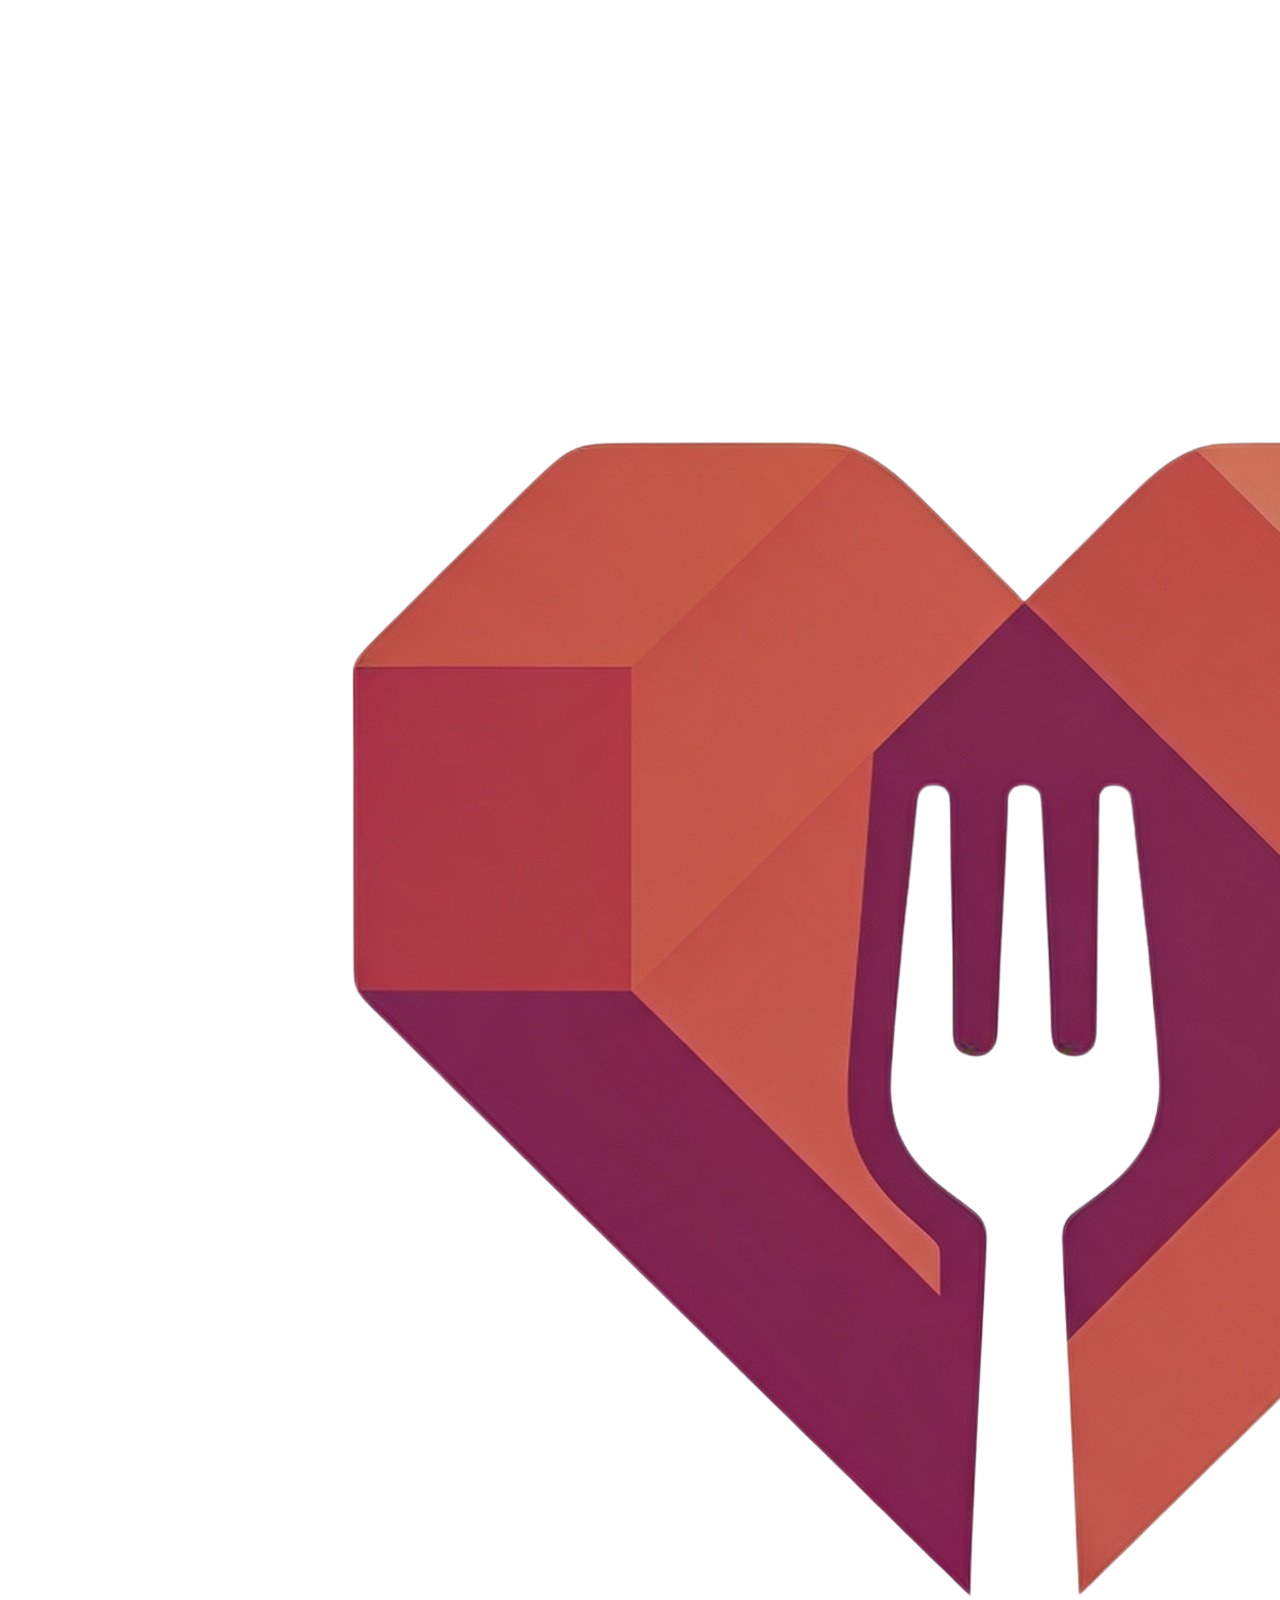
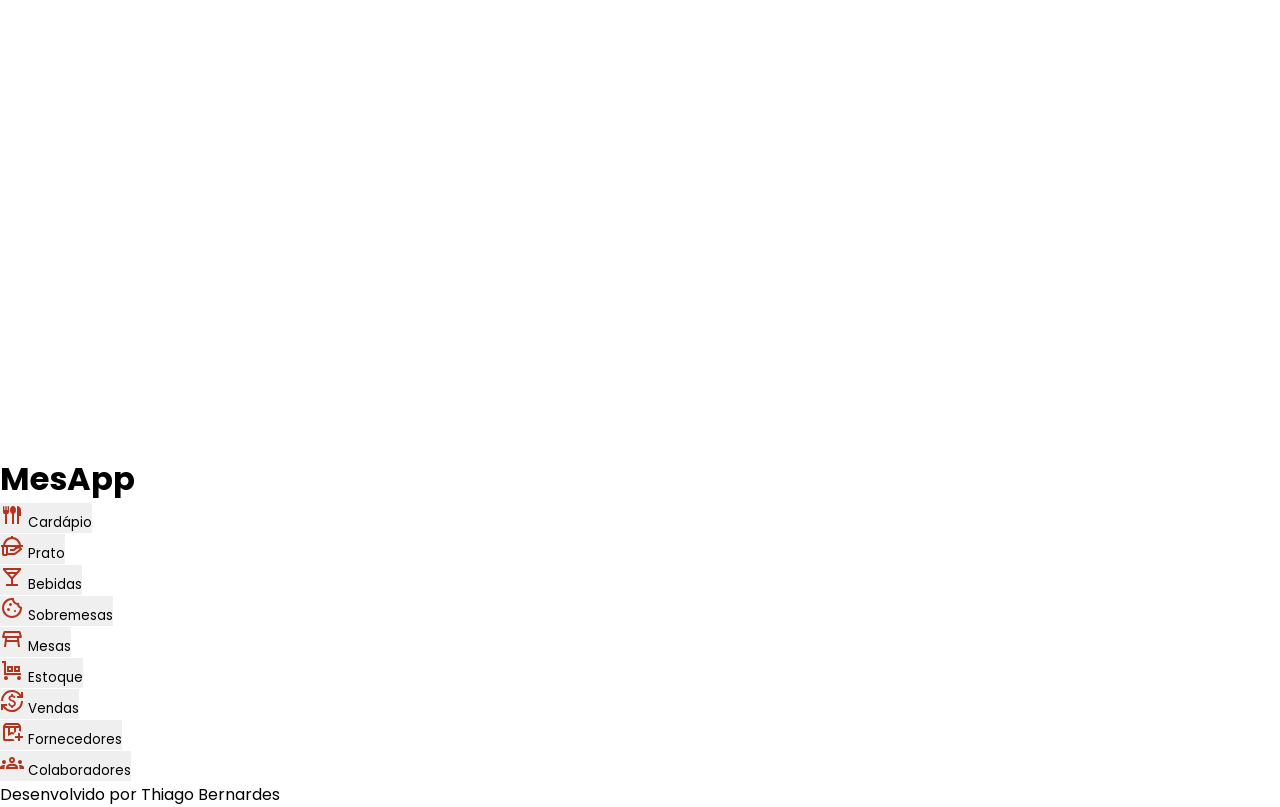
<file: index.html>
<!DOCTYPE html>
<html lang="pt-br">
<head>
    <meta charset="UTF-8">
    <meta name="viewport" content="width=device-width, initial-scale=1.0">    
    <link rel="stylesheet" href="style.css">
    <title>Projeto 01</title>
</head>
<body>
    <header>
        <img src="assets/logo.png" alt="Logo do app">
        <h1>MesApp</h1>
    </header>
    <main>
        <div class="container-principal">
            <div class="cards">
                <button  id="card-principal-btn" >
                    <img src="assets/cardapio.svg" alt="Imagem faca e garfo">
                    Cardápio
                </button>                
            </div>
            <div class="cards">
                <button  id="card-principal-btn" >
                    <img src="assets/prato.svg" alt="Prato">
                    Prato
                </button>                
            </div>
            <div class="cards">
                <button  id="card-principal-btn" >
                    <img src="assets/bebida.svg" alt="Drink">
                    Bebidas
                </button>                
            </div>
            <div class="cards">
                <button  id="card-principal-btn" >
                    <img src="assets/sobremesa.svg" alt="sobremesa">
                    Sobremesas
                </button>                
            </div>
            <div class="cards">
                <button  id="card-principal-btn">
                    <img src="assets/mesa.svg" alt="Mesa">
                    Mesas
                </button>                
            </div>
             <div class="cards">
                <button  id="card-principal-btn" >
                    <img src="assets/estoque.svg" alt="Estoque">
                    Estoque
                </button>                
            </div>
             <div class="cards">
                <button  id="card-principal-btn" >
                    <img src="assets/vendas.svg" alt="Vendas">
                    Vendas
                </button>                
            </div>
             <div class="cards">
                <button  id="card-principal-btn" >
                    <img src="assets/fornecedores.svg" alt="Fornecedores">
                    Fornecedores
                </button>                
            </div>
             <div class="cards">
                <button  id="card-principal-btn" >
                    <img src="assets/colaboradores.svg" alt="Colaboradores">
                    Colaboradores
                </button>                
            </div>
        </div>
    </main>
    <footer>
        <span>Desenvolvido por Thiago Bernardes</span>
    </footer>

    <script src="scripts.js"></script>
</body>
</html>
</file>
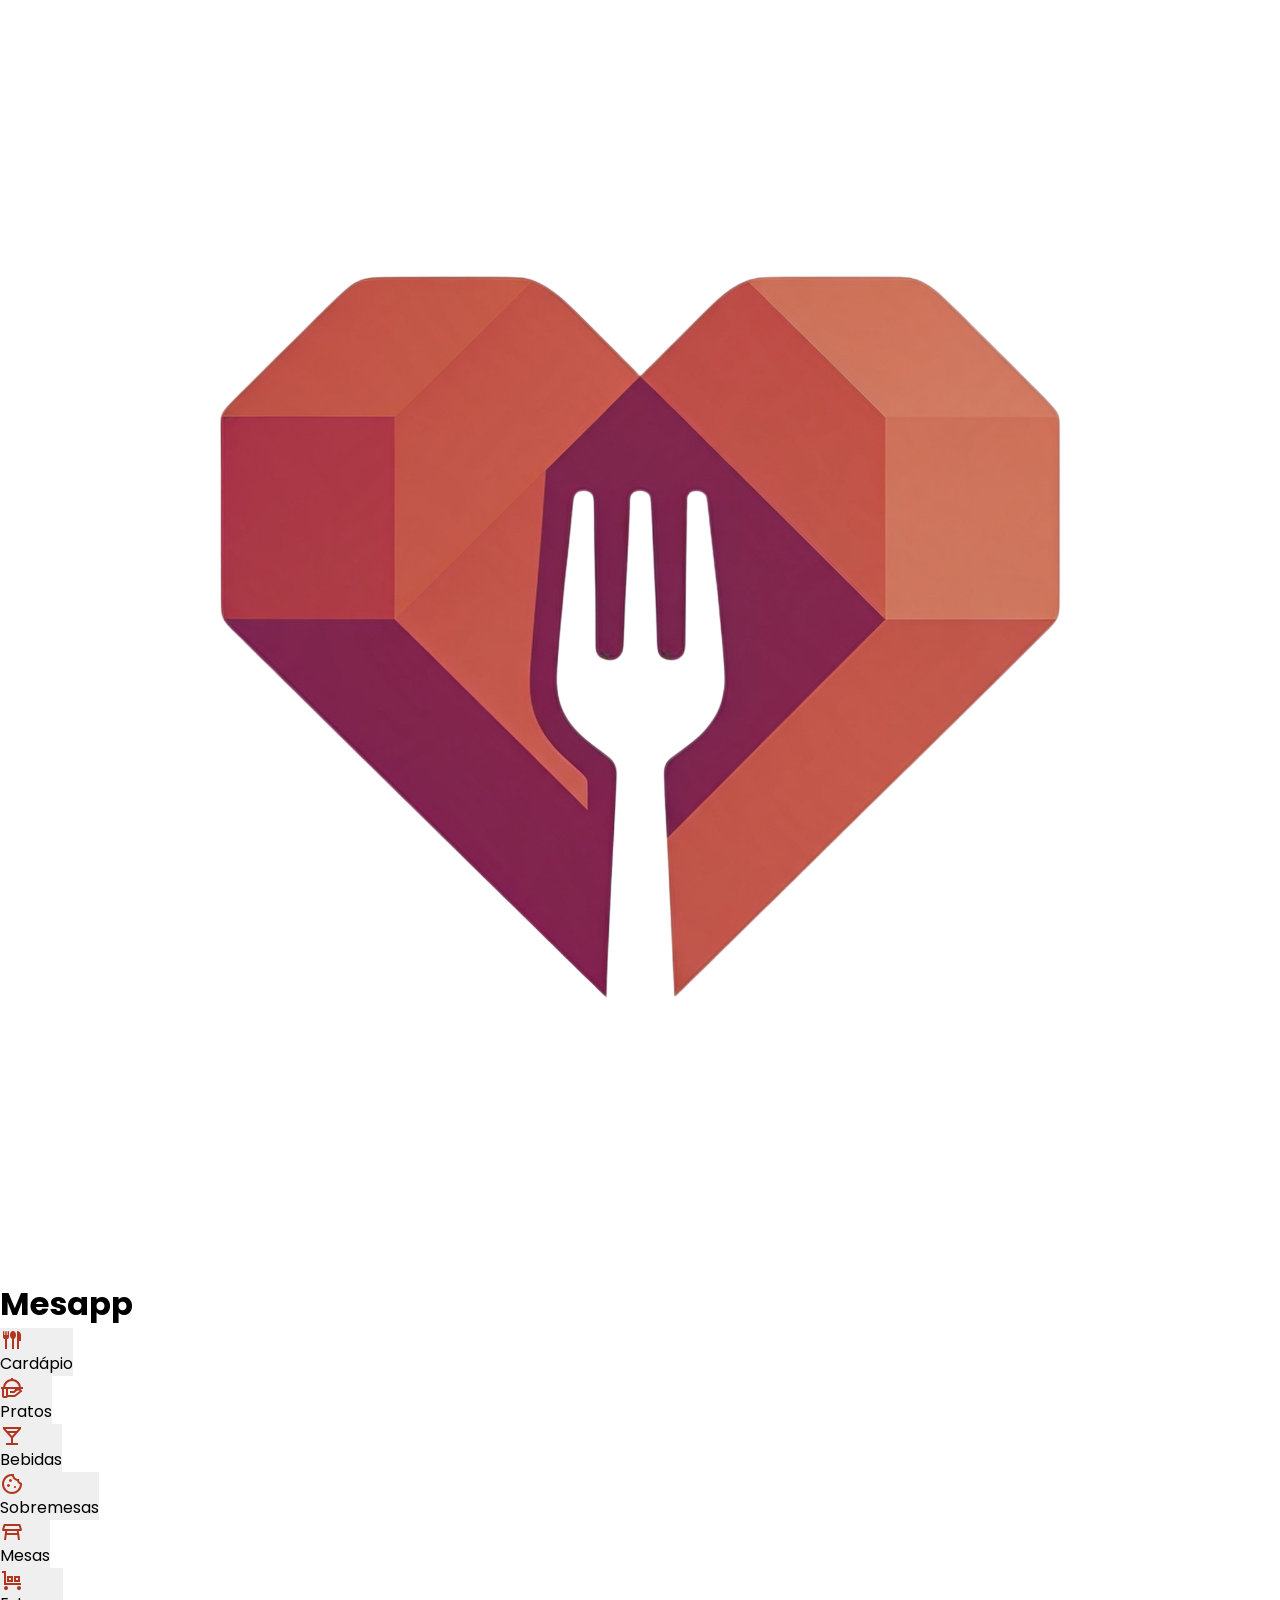
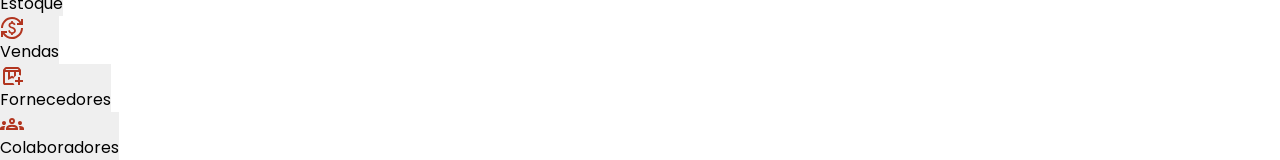
<file: principal.html>
<!DOCTYPE html>
<html lang="pt-br">
<head>
    <meta charset="UTF-8">
    <meta name="viewport" content="width=device-width, initial-scale=1.0">
    <link rel="stylesheet" href="reset.css">
    <link rel="stylesheet" href="style.css">
    <title>Projeto 01</title>
</head>
<body>
    <header>
        <img src="assets/logo.png" alt="Logo do app">
        <h1>Mesapp</h1>
    </header>
    <main>
        <div class="container-principal">
            <div class="cards">
                <button type="button">
                    <img src="assets/cardapio.svg" alt="Imagem faca e garfo">
                    <p>Cardápio</p>
                </button>                
            </div>
            <div class="cards">
                <button type="button">
                    <img src="assets/prato.svg" alt="Prato">
                    <p>Pratos</p>
                </button>                
            </div>
            <div class="cards">
                <button type="button">
                    <img src="assets/bebida.svg" alt="Drink">
                    <p>Bebidas</p>
                </button>                
            </div>
            <div class="cards">
                <button type="button">
                    <img src="assets/sobremesa.svg" alt="sobremesa">
                    <p>Sobremesas</p>
                </button>                
            </div>
            <div class="cards">
                <button type="button">
                    <img src="assets/mesa.svg" alt="Mesa">
                    <p>Mesas</p>
                </button>                
            </div>
             <div class="cards">
                <button type="button">
                    <img src="assets/estoque.svg" alt="Estoque">
                    <p>Estoque</p>
                </button>                
            </div>
             <div class="cards">
                <button type="button">
                    <img src="assets/vendas.svg" alt="Vendas">
                    <p>Vendas</p>
                </button>                
            </div>
             <div class="cards">
                <button type="button">
                    <img src="assets/fornecedores.svg" alt="Fornecedores">
                    <p>Fornecedores</p>
                </button>                
            </div>
             <div class="cards">
                <button type="button">
                    <img src="assets/colaboradores.svg" alt="Colaboradores">
                    <p>Colaboradores</p>
                </button>                
            </div>
        </div>
    </main>
    <footer></footer>
</body>
</html>
</file>
<file: style.css>
@import url('https://fonts.googleapis.com/css2?family=Cinzel:wght@400..900&family=Plus+Jakarta+Sans:ital,wght@0,200..800;1,200..800&family=Poppins:ital,wght@0,100;0,200;0,300;0,400;0,500;0,600;0,700;0,800;0,900;1,100;1,200;1,300;1,400;1,500;1,600;1,700;1,800;1,900&family=Roboto:ital,wght@0,100..900;1,100..900&display=swap');

*{
    border: 0;
    padding: 0;
    margin: 0;
    box-sizing: border-box;
    font-family: 'Poppins', sans-serif;;
}

@media screen and (max-width: 472px) {
    /* Seus estilos para smartphone entram aqui */
    body{
        width: 100%;
        max-width: 100%;
        max-height: 100vh;
        background: linear-gradient(to right, #FAF8F5 50%, #f6e7e4 100%);
        box-sizing: border-box;
        display: flex;
        flex-direction: column;
        justify-content: space-between;
    }

    /* Cabecalho*/
    header{
        display: flex;
        flex-direction: row;
        justify-content: space-around;
        align-items: center;
        background: linear-gradient(to right, #FAF8F5 10%, #edcac4 100%);
    }

    header img{
        width: 5rem;
        height: 5rem;
    }
    header h1{
        color: #B2351F
    }

   


    /* copor*/

     main{
        max-width: 100%;
        height: 100vh;
        display: flex;
        flex-direction: column;
        justify-content: flex-start;
        align-items: center;
        padding: 4rem 0rem 0rem 0rem;
        box-sizing: border-box;       
        
    }

    .container-principal{
        width: 100%;
        height: 50vh;
        display: grid !important;
        grid-template-columns: repeat(3, 1fr); 
        justify-items: center;
        align-items: center;       
        gap: 1.5rem;
        padding: 2rem 2rem 0rem 2rem;
        box-sizing: border-box;

    }
    .cards {
        width: 100%;
        height: 100%;
        box-sizing: border-box;        
    }
    

    .cards button{
        width: 100%;
        height: 90%;
        display: flex;
        flex-direction: column;
        justify-content: center;
        align-items: center ;
        background-color: #edcac4;
        padding: 0.5rem 0.5rem;
        border-radius: 0.5rem;
        box-shadow: 2px 2px 5px #B2351F;
        border: none;
        cursor: pointer;
        box-sizing: border-box;
        /*transition: transform 0.001s ease-out, box-shadow 0.001s ease-out;*/
        font-size: 10px;
        touch-action: manipulation;
        -webkit-tap-highlight-color: transparent;
        -webkit-user-select: none !important;
        -moz-user-select: none;     /* Desativa no Firefox */
        -ms-user-select: none;      /* Desativa no Internet Explorer antigo */
        user-select: none;
        color: #B2351F;
        -webkit-appearance: none;
        appearance: none;
        transition: none;

    }
    .cards button:focus,
    .cards button:focus-visible {
        outline: none;
    }
   /* .cards button:active{
   /*    background-color: #B2351F;
   /*    color: #f6e7e4;
   /*    
   /* } 
   /* 
   /* .cards button:active img{
   /*     filter: brightness(0) invert(1);
   /* }*/   
    button img{
        width: 50%;
        height: 55%;
        margin-bottom: 4px;
        pointer-events: none;
       
    }

    .cards button.pressionado {
        transform: scale(0.95);
        box-shadow: inset 0 4px 8px rgba(241, 140, 140, 0.9);
    }


    footer{
        width: 100%;
        height: auto;
        text-align: center;
        color: #f6e7e4;
        background-color: #B2351F;
        padding: 2rem 0;
    }


}
</file>
